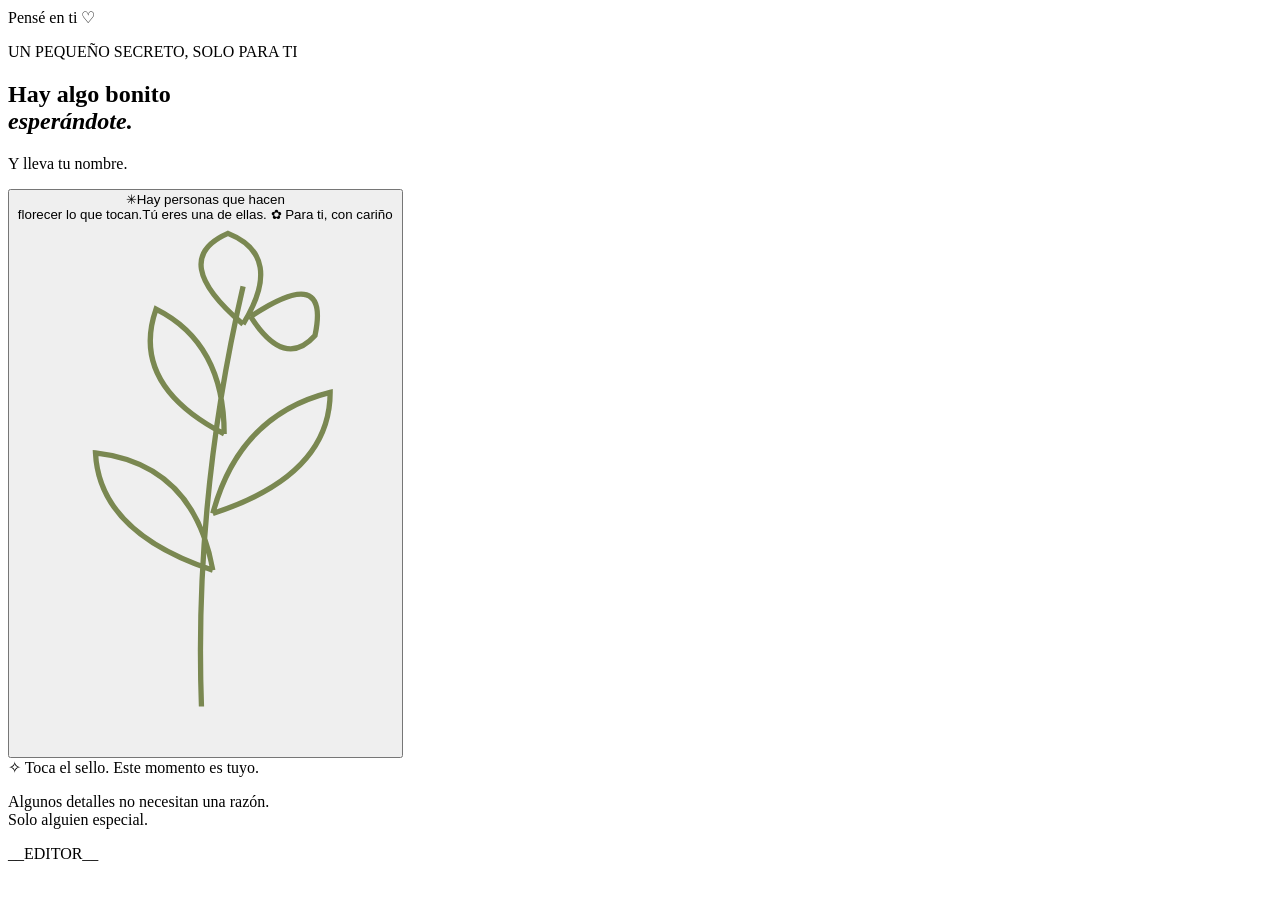
<file: src/gift.html>
<!DOCTYPE html>
<html lang="es">
<head>
<meta charset="utf-8"><meta name="viewport" content="width=device-width,initial-scale=1"><meta name="theme-color" content="#f8f4e9">
<meta name="description" content="Un ramo de flores amarillas que guarda palabras para ti.">
<title>Un jardín solo para ti</title>
<style>__STYLE__</style>
</head>
<body>
<noscript><p class="no-js">Este regalo necesita JavaScript para abrir su carta y sus flores. Ábrelo en tu navegador.</p></noscript>
<header class="brand-bar"><span class="personal-note">Pensé en ti <span aria-hidden="true">♡</span></span></header>
<main>
  <section id="welcome" class="welcome" aria-labelledby="welcomeTitle">
    <div class="intro-copy"><p class="eyebrow">UN PEQUEÑO SECRETO, SOLO PARA TI</p><h1 id="welcomeTitle">Hay algo bonito<br><em>esperándote.</em></h1><p id="welcomeName" class="welcome-name">Y lleva tu nombre.</p></div>
    <div class="envelope-scene" id="envelopeScene">
      <div class="envelope-shadow"></div>
      <button class="envelope" id="openEnvelope" aria-label="Romper el sello y abrir la carta">
        <span class="envelope-back"></span>
        <span class="envelope-letter"><span class="letter-sprig" aria-hidden="true">✳</span><span class="letter-teaser">Hay personas que hacen<br>florecer lo que tocan.</span><span class="letter-teaser-sign">Tú eres una de ellas.</span></span>
        <span class="envelope-front"></span><span class="envelope-fold-left"></span><span class="envelope-fold-right"></span>
        <span class="envelope-flap"></span><span class="wax-seal"><span aria-hidden="true">✿</span></span>
        <span class="envelope-to" id="envelopeTo">Para ti, con cariño</span>
        <svg class="envelope-sprig" viewBox="0 0 100 140" aria-hidden="true"><g fill="none" stroke="#7a8851" stroke-width="1.4"><path d="M49 128Q47 73 60 17M52 92Q22 82 21 61Q47 64 52 92M52 77Q83 67 83 45Q59 51 52 77M55 56Q30 43 37 23Q55 32 55 56"/><path d="M60 27Q40 10 56 3Q71 9 60 27M62 25Q83 11 79 30Q71 39 62 25"/></g></svg>
      </button>
    </div>
    <div class="envelope-instruction" id="envelopeInstruction"><span class="tiny-star">✧</span> Toca el sello. Este momento es tuyo.</div>
    <button class="primary reveal-button" id="revealGarden" hidden>Descubrir mi ramo <span aria-hidden="true">↗</span></button>
    <p class="welcome-foot">Algunos detalles no necesitan una razón.<br>Solo alguien especial.</p>
  </section>
  <section id="garden" class="garden" hidden aria-labelledby="gardenTitle">
    <div class="garden-heading"><div><p class="eyebrow" id="gardenFor">UN JARDÍN SOLO PARA TI</p><h1 id="gardenTitle">Un poquito de sol.<br><em>Mucho cariño.</em></h1></div><p class="garden-subtitle">Ocho flores. Ocho cosas bonitas.<br>Y todas tienen algo que decirte.</p></div>
    <div class="garden-layout">
      <section class="bouquet-panel" aria-label="Tu ramo interactivo">
        <div class="scene-aura"></div><span class="scene-spark spark-a" aria-hidden="true">✧</span><span class="scene-spark spark-b" aria-hidden="true">✧</span>
        <div id="scene" class="scene"><canvas id="bouquetCanvas" tabindex="0" aria-label="Ramo en tres dimensiones. Arrastra para girar. Toca una flor para abrirla. Usa las flechas del teclado para girar y Enter para descubrir una flor."></canvas><div id="sceneFallback" class="scene-fallback" hidden><span aria-hidden="true">🌻 🌷 🌼</span><p>Tu ramo guarda ocho mensajes.<br>Abre cada flor con los botones de abajo.</p></div></div>
        <div class="scene-controls"><button id="rotateLeft" aria-label="Girar ramo a la izquierda">↶</button><span id="sceneHint">Arrastra para girar · toca una flor</span><button id="rotateRight" aria-label="Girar ramo a la derecha">↷</button><button id="resetView" aria-label="Volver a la vista inicial">⟲</button></div>
        <div class="flower-picker" id="flowerPicker" aria-label="Abrir las flores del ramo"></div>
        <p class="picker-caption" id="progressText" aria-live="polite">Cada flor es una pequeña sorpresa.</p>
      </section>
      <aside class="message-column">
        <article class="message-card" id="messageCard"><div class="card-corner" aria-hidden="true">✧</div><p class="card-category" id="cardCategory">ANTES DE QUE ABRAS LAS FLORES…</p><h2 id="cardTitle" tabindex="-1">Qué bonito que existas.</h2><p class="card-message" id="cardMessage"></p><p class="card-signature" id="cardSignature"></p><div class="card-bottom"><span class="mini-flower" id="cardIcon" aria-hidden="true">✿</span><span id="cardFoot">Un ramo que no se marchita.</span></div></article>
        <button class="letter-link" id="readLetter">↗ Volver a mi dedicatoria</button>
        <div id="completion" class="completion" hidden><span aria-hidden="true">♡</span><p>Las encontraste todas.<br><strong>Ahora lleva contigo todo este cariño.</strong></p></div>
      </aside>
    </div>
    <footer class="garden-footer"><span>Las flores se quedan aquí. El cariño va contigo.</span><button id="replayGift">Volver a abrir mi regalo ↗</button></footer>
  </section>
</main>
<div id="petals" class="petal-layer" aria-hidden="true"></div>
<script type="application/json" id="giftConfig">__GIFT_DATA__</script>
<script id="three-engine">__THREE__</script>
<script id="gift-runtime">__RUNTIME__</script>
__EDITOR__
</body>
</html>
</file>
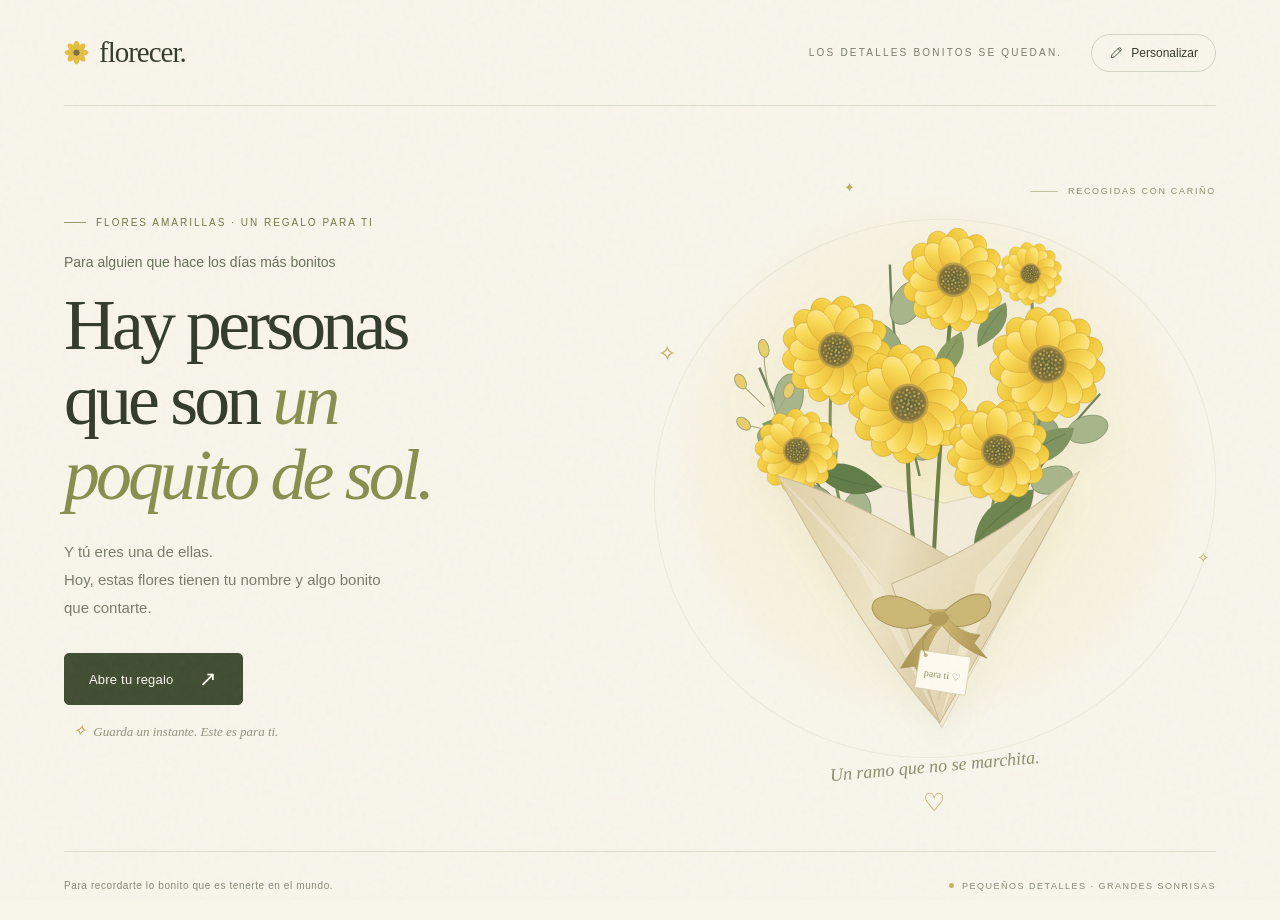
<file: src/version-1.html>
<!DOCTYPE html>
<html lang="es">
<head>
  <meta charset="UTF-8">
  <meta name="viewport" content="width=device-width, initial-scale=1">
  <meta name="theme-color" content="#f8f5eb">
  <meta name="description" content="Un pequeño regalo de flores amarillas, con palabras bonitas solo para ti.">
  <title>Unas flores para ti · florecer</title>
  <style>
    :root{--paper:#f8f5eb;--ink:#343b2c;--muted:#7a7c6b;--green:#414e32;--yellow:#f4cb49;--line:#dedfce;--serif:Georgia,'Times New Roman',serif}
    *{box-sizing:border-box}body{margin:0;background:var(--paper);color:var(--ink);font-family:'Segoe UI',Arial,sans-serif;-webkit-font-smoothing:antialiased}button,input,textarea{font:inherit}button,a{-webkit-tap-highlight-color:transparent}button{cursor:pointer}button:focus-visible,a:focus-visible,[tabindex]:focus-visible{outline:3px solid #ae7518;outline-offset:6px}button{color:inherit}button:disabled{cursor:wait}::selection{background:#f7dd8b} [hidden]{display:none!important}
    body::before{content:"";position:fixed;inset:0;pointer-events:none;opacity:.16;z-index:10;background-image:url("data:image/svg+xml,%3Csvg viewBox='0 0 180 180' xmlns='http://www.w3.org/2000/svg'%3E%3Cfilter id='n'%3E%3CfeTurbulence type='fractalNoise' baseFrequency='.85' numOctaves='3' stitchTiles='stitch'/%3E%3C/filter%3E%3Cpath fill='%23817553' opacity='.22' filter='url(%23n)' d='M0 0h180v180H0z'/%3E%3C/svg%3E")}
    .page{max-width:1320px;margin:auto;padding:0 64px}header{height:106px;display:flex;align-items:center;justify-content:space-between;border-bottom:1px solid var(--line)}.brand{display:flex;gap:10px;align-items:center;font-family:var(--serif);font-size:29px;letter-spacing:-1px}.brand-flower{width:25px;height:25px}.top-right{display:flex;align-items:center;gap:29px}.tiny{font-size:10px;letter-spacing:2.2px;text-transform:uppercase}.top-note{color:var(--muted)}.edit-button{background:none;border:1px solid #d3d6c4;border-radius:30px;padding:11px 17px;font-size:12px;display:flex;gap:8px;align-items:center}.edit-button:hover{background:#eeeedd}.edit-button svg{width:14px;height:14px}
    main{min-height:calc(100svh - 175px);display:grid;grid-template-columns:1fr 1fr;align-items:center;gap:25px;padding:40px 0 34px;position:relative}.copy{padding:15px 0 20px;position:relative;z-index:2}.eyebrow{display:flex;gap:10px;align-items:center;color:#737747;font-size:10px;letter-spacing:2px;text-transform:uppercase;margin:0 0 26px}.eyebrow::before{content:"";width:22px;height:1px;background:#969b6d}.recipient{font-size:14px;margin:0 0 18px;color:#697059;overflow-wrap:anywhere}h1{font-family:var(--serif);font-size:clamp(49px,5.6vw,77px);font-weight:400;line-height:1.045;letter-spacing:-3.8px;margin:0 0 25px;max-width:560px}h1 em{font-weight:400;color:#888f4d}.intro{font-size:15px;line-height:1.85;max-width:345px;color:#7a7c6b;margin:0 0 32px}.primary{display:inline-flex;align-items:center;justify-content:center;gap:26px;padding:17px 24px;border:1px solid var(--green);background:var(--green);color:#fffdf4;border-radius:5px;font-size:13px;letter-spacing:.2px;transition:background .2s,transform .2s;min-height:50px}.primary:hover{background:#566443;transform:translateY(-2px)}.arrow{font-size:21px;line-height:16px}.under-button{font-family:var(--serif);font-style:italic;font-size:13px;color:#92917c;margin:16px 0 0 9px}.intro-flower{font-size:16px;color:#b89531;margin-right:4px}
    .art{position:relative;align-self:center;min-width:0;width:100%;isolation:isolate}.halo{position:absolute;width:94%;aspect-ratio:1;border-radius:50%;top:7%;left:3%;background:radial-gradient(ellipse,#f5e9ac88, #f5eabe33 62%,transparent 72%);z-index:-1}.orbit{position:absolute;inset:11% 0 9%;border:1px solid #dbdac16e;border-radius:50%;transform:rotate(-16deg);z-index:-1}.art-caption{position:absolute;top:6%;right:0;color:#8b8e6e;display:flex;align-items:center;gap:10px;font-size:9px;letter-spacing:1.7px;text-transform:uppercase}.art-caption::before{content:"";width:28px;height:1px;background:#bfc2a1}.bouquet{display:block;width:100%;height:auto;overflow:visible;filter:drop-shadow(0 18px 14px #8278380c)}.bouquet-group{transform-origin:280px 510px;animation:sway 7s ease-in-out infinite}.flower{cursor:pointer;outline:none}.flower .bloom{transition:filter .2s}.flower:hover .bloom,.flower:focus-visible .bloom{filter:drop-shadow(0 0 7px #fff9cf)}.flower:focus-visible .focus-ring{opacity:1}.focus-ring{fill:none;stroke:#657047;stroke-width:2;stroke-dasharray:3 5;opacity:0}.art-bottom{text-align:center;position:relative;margin-top:-9px}.handwritten{font-family:var(--serif);font-style:italic;font-size:18px;color:#8b8e6e;transform:rotate(-5deg);margin:0}.little-heart{color:#b99d50;font-family:var(--serif);font-size:25px;margin:11px 0 0}.flower-hint{font-size:11px;color:#737858;letter-spacing:.4px;line-height:1.7;margin:9px 0 0}.spark{position:absolute;color:#bcab59;font-size:22px;animation:twinkle 4s ease-in-out infinite;pointer-events:none}.spark.one{top:29%;left:1%}.spark.two{top:60%;right:1%;font-size:15px;animation-delay:1.3s}.spark.three{top:5%;left:34%;font-size:13px;animation-delay:2s}
    footer{border-top:1px solid var(--line);min-height:69px;display:flex;align-items:center;justify-content:space-between;gap:15px;color:#868975;font-size:10px;letter-spacing:.6px}.footer-right{display:flex;gap:8px;align-items:center}.footer-dot{width:5px;height:5px;border-radius:50%;background:#cbb35c}.footer-date{letter-spacing:1.5px;text-transform:uppercase;font-size:9px}
    .letter{animation:arrive .8s both}.letter .eyebrow{margin-bottom:20px}.letter h1{font-size:clamp(38px,4.5vw,61px);letter-spacing:-2.7px;margin-bottom:21px}.letter-paper{position:relative;background:#fffdf5;border:1px solid #e6e2cc;padding:26px 30px 25px;box-shadow:0 8px 25px #66612306;transform:rotate(-1deg);max-width:475px}.letter-paper::before{content:"";width:73px;height:21px;position:absolute;background:#e9dfb594;top:-10px;left:calc(50% - 36px);transform:rotate(4deg)}.dear{font:italic 21px var(--serif);margin:0 0 15px;overflow-wrap:anywhere}.message{font-family:var(--serif);font-size:17px;line-height:1.75;white-space:pre-wrap;overflow-wrap:anywhere;margin:0;color:#61664f}.signature{font:italic 20px var(--serif);margin:21px 0 0;color:#868b53;overflow-wrap:anywhere}.letter-actions{display:flex;gap:20px;align-items:center;margin-top:23px;flex-wrap:wrap}.text-button{border:0;border-bottom:1px solid #aeb39a;padding:6px 0;background:transparent;font-size:11px;color:#737b60}.collected{font-size:10px;color:#93957b}.opened main{align-items:center}.opened .art .halo{background:radial-gradient(ellipse,#f7e498a0,#f5eabe33 62%,transparent 72%)}
    .note-toast{position:fixed;bottom:30px;left:50%;transform:translateX(-50%);width:min(420px,calc(100% - 32px));background:#fffdf4;box-shadow:0 8px 50px #30361e26;border:1px solid #e4dfc5;border-radius:9px;padding:23px 48px 23px 25px;z-index:15;animation:toast-in .35s both}.note-toast p{margin:0;font:italic 21px/1.45 var(--serif);color:#5f6943}.note-toast small{display:block;font-size:9px;letter-spacing:2px;text-transform:uppercase;color:#a18d40;margin-bottom:10px}.close-note{position:absolute;right:12px;top:12px;border:0;background:transparent;font-size:22px;color:#8b8d76;width:30px;height:30px}
    .petal{position:fixed;top:-30px;left:var(--x);width:var(--s);height:calc(var(--s)*1.7);border-radius:70% 15% 65% 25%;background:var(--c);pointer-events:none;z-index:12;animation:fall var(--t) var(--d) linear forwards}.petal-layer{pointer-events:none;position:fixed;inset:0;overflow:hidden;z-index:12}
    dialog{border:1px solid #dedfc9;border-radius:12px;background:var(--paper);color:var(--ink);padding:0;width:min(540px,calc(100% - 30px));max-height:90svh;box-shadow:0 30px 120px #25301e33}dialog::backdrop{background:#303b295e;backdrop-filter:blur(6px)}.dialog-inner{padding:31px}.dialog-header{display:flex;align-items:center;justify-content:space-between;gap:15px}.dialog-header h2{font:normal 30px var(--serif);letter-spacing:-1px;margin:0}.close-dialog{border:0;background:transparent;width:32px;height:32px;font-size:25px}.dialog-description{font-size:12px;color:#7a8069;line-height:1.7;margin:10px 0 21px}.field{display:block;margin:16px 0;font-size:11px;color:#6e755d}.field span{display:block;margin-bottom:8px}.field input,.field textarea{width:100%;border:1px solid #d8dcc9;border-radius:5px;padding:11px 12px;color:#454d36;background:#fffef8;font-size:14px;line-height:1.6;outline:none}.field input:focus,.field textarea:focus{border-color:#909e65;box-shadow:0 0 0 3px #bcc79626}.field textarea{min-height:145px;resize:vertical}.field-row{display:grid;grid-template-columns:1fr 1fr;gap:15px}.dialog-actions{display:flex;flex-wrap:wrap;gap:9px;margin-top:23px}.dialog-actions .primary{gap:10px;flex:1;padding:12px 15px;font-size:12px}.secondary{background:transparent;border:1px solid #bec6a8;border-radius:5px;padding:12px 14px;font-size:12px}.secondary:hover{background:#eeeedd}.share-explanation{font-size:11px;line-height:1.7;color:#858b73;margin:17px 0 0}.form-status{font-size:12px;line-height:1.6;color:#586839;margin:12px 0 0;min-height:19px}.url-field{width:100%;padding:9px;margin-top:10px;border:1px solid #d2d7be;background:#fffdf6;border-radius:4px;font-size:11px}.noscript{padding:18px;text-align:center;background:#f7e49d;font-size:14px}
    @keyframes sway{0%,100%{transform:rotate(-1deg)}50%{transform:rotate(1deg)}}@keyframes twinkle{0%,100%{opacity:.3;transform:scale(.8)}50%{opacity:.85;transform:scale(1.1)}}@keyframes arrive{from{opacity:0;transform:translateY(15px)}to{opacity:1;transform:translateY(0)}}@keyframes toast-in{from{opacity:0;transform:translate(-50%,15px)}to{opacity:1;transform:translate(-50%,0)}}@keyframes fall{0%{transform:translate3d(0,-20px,0) rotate(0);opacity:0}10%{opacity:.85}90%{opacity:.8}100%{transform:translate3d(var(--drift),110vh,0) rotate(680deg);opacity:0}}
    body,.page{overflow-x:clip}.art:hover .bouquet-group,.art:focus-within .bouquet-group{animation-play-state:paused}
    @media(min-width:1500px){main{min-height:730px}}
    @media(max-width:1000px){.page{padding:0 35px}.top-note{display:none}main{gap:10px}h1{letter-spacing:-2.7px}.art-caption{font-size:8px}.letter-paper{padding:24px}.message{font-size:16px}}
    @media(max-width:700px){.page{padding:0 25px}header{height:81px}.brand{font-size:26px}.edit-button{padding:9px 12px;font-size:11px}main{display:flex;flex-direction:column;gap:0;padding:36px 0 29px;min-height:0}.copy{width:100%;text-align:center;padding:0}.eyebrow{justify-content:center;font-size:8px;letter-spacing:1.7px;margin-bottom:20px}.recipient{font-size:12px;margin-bottom:15px}h1{font-size:56px;letter-spacing:-3px;max-width:400px;margin:0 auto 20px}.intro{font-size:13px;max-width:280px;margin:0 auto 23px;line-height:1.8}.primary{padding:14px 22px;min-height:48px}.under-button{font-size:12px;margin:13px 0 0}.art{max-width:430px;margin-top:18px}.art-caption{top:7%;right:4%;font-size:8px;letter-spacing:1.4px}.bouquet{margin-top:-8px}.art-bottom{margin-top:-25px}.handwritten{font-size:17px}.little-heart{margin:8px 0 0;font-size:21px}footer{padding:20px 0;min-height:75px;flex-direction:column;gap:11px;text-align:center;font-size:9px}.footer-date{font-size:8px}.letter h1{font-size:44px;letter-spacing:-2px;max-width:340px;margin:0 auto 27px}.letter-paper{text-align:left;max-width:460px;margin:auto;padding:26px}.letter-actions{justify-content:center;gap:15px}.opened .art{margin-top:25px}.dialog-inner{padding:23px}.dialog-header h2{font-size:27px}.field-row{gap:12px}.dialog-actions .primary{flex-basis:100%}.dialog-actions .secondary{flex:1}.note-toast{bottom:17px}.message{font-size:16px}}
    @media(max-width:360px){.page{padding:0 19px}h1{font-size:49px}.field-row{grid-template-columns:1fr;gap:0}.field-row .field{margin:10px 0}}
    @media(prefers-reduced-motion:reduce){*,*::before,*::after{animation:none!important;transition:none!important;scroll-behavior:auto!important}.petal{display:none}}
  </style>
</head>
<body>
  <noscript><div class="noscript">Activa JavaScript para abrir tu carta y descubrir los mensajes de las flores.</div></noscript>
  <div class="page">
    <header>
      <div class="brand"><svg class="brand-flower" viewBox="0 0 40 40" aria-hidden="true"><g fill="#e4bd43"><ellipse cx="20" cy="11" rx="5" ry="10"/><ellipse cx="20" cy="29" rx="5" ry="10"/><ellipse cx="11" cy="20" rx="10" ry="5"/><ellipse cx="29" cy="20" rx="10" ry="5"/><ellipse cx="20" cy="11" rx="5" ry="10" transform="rotate(45 20 20)"/><ellipse cx="20" cy="29" rx="5" ry="10" transform="rotate(45 20 20)"/><ellipse cx="11" cy="20" rx="10" ry="5" transform="rotate(45 20 20)"/><ellipse cx="29" cy="20" rx="10" ry="5" transform="rotate(45 20 20)"/></g><circle cx="20" cy="20" r="5" fill="#7c7140"/></svg>florecer.</div>
      <div class="top-right"><span class="tiny top-note">Los detalles bonitos se quedan.</span><button class="edit-button" id="editButton" aria-haspopup="dialog"><svg viewBox="0 0 24 24" fill="none" stroke="currentColor" stroke-width="1.5" aria-hidden="true"><path d="m15 4 5 5M4 20l5-1L20 8a2.8 2.8 0 0 0-4-4L5 15Z"/></svg>Personalizar</button></div>
    </header>
    <main>
      <section class="copy" aria-label="Tu regalo">
        <div id="invitation">
          <p class="eyebrow">Flores amarillas · un regalo para ti</p>
          <p class="recipient" id="recipient">Para alguien que hace los días más bonitos</p>
          <h1>Hay personas<br>que son <em>un<br>poquito de sol.</em></h1>
          <p class="intro">Y tú eres una de ellas.<br>Hoy, estas flores tienen tu nombre y algo bonito que contarte.</p>
          <button class="primary" id="openGift">Abre tu regalo <span class="arrow" aria-hidden="true">↗</span></button>
          <p class="under-button"><span class="intro-flower" aria-hidden="true">✧</span> Guarda un instante. Este es para ti.</p>
        </div>
        <div id="letter" class="letter" hidden>
          <p class="eyebrow">Hay cosas que mereces saber</p>
          <h1>Qué bonito que<br><em>existas.</em></h1>
          <div class="letter-paper">
            <h2 class="dear" id="dear" tabindex="-1">Para ti,</h2>
            <p class="message" id="message"></p>
            <p class="signature" id="signature"></p>
          </div>
          <div class="letter-actions"><button class="text-button" id="morePetals">Un poquito más de magia ✧</button><span class="collected" id="collected">0 de 7 pequeños mensajes descubiertos</span></div>
        </div>
      </section>
      <section class="art" aria-label="Un ramo de flores amarillas para ti">
        <div class="halo"></div><div class="orbit"></div>
        <span class="art-caption">Recogidas con cariño</span>
        <span class="spark one" aria-hidden="true">✧</span><span class="spark two" aria-hidden="true">✧</span><span class="spark three" aria-hidden="true">✦</span>
        <svg class="bouquet" id="bouquet" viewBox="0 0 560 615" role="group" aria-label="Ramo interactivo: siete flores, siete mensajes"></svg>
        <div class="art-bottom"><p class="handwritten" id="artCaption">Un ramo que no se marchita.</p><p class="little-heart" aria-hidden="true">♡</p><p class="flower-hint" id="flowerHint" hidden>Toca las flores. Cada una guarda algo para ti.</p></div>
      </section>
    </main>
    <footer><span>Para recordarte lo bonito que es tenerte en el mundo.</span><span class="footer-right"><i class="footer-dot"></i><span class="footer-date">Pequeños detalles · grandes sonrisas</span></span></footer>
  </div>
  <div class="petal-layer" id="petals" aria-hidden="true"></div>
  <aside class="note-toast" id="noteToast" hidden aria-label="Mensaje de una flor"><small>Una flor, un recordatorio</small><p id="flowerNote" role="status"></p><button class="close-note" id="closeNote" aria-label="Cerrar mensaje">×</button></aside>
  <dialog id="customDialog" aria-labelledby="dialogTitle">
    <div class="dialog-inner">
      <div class="dialog-header"><h2 id="dialogTitle">Hazlo suyo.</h2><button class="close-dialog" id="closeDialog" aria-label="Cerrar personalización" type="button">×</button></div>
      <p class="dialog-description">Ponle su nombre, escribe lo que sientes y regálale un pequeño momento bonito.</p>
      <form id="customForm">
        <div class="field-row"><label class="field"><span>¿Para quién es?</span><input id="nameInput" name="nombre" placeholder="Ej. Valentina" maxlength="50" autocomplete="off"></label><label class="field"><span>Tu firma</span><input id="fromInput" name="firma" placeholder="Ej. Con cariño, Daniel" maxlength="80" autocomplete="off"></label></div>
        <label class="field"><span>Tu dedicatoria</span><textarea id="messageInput" name="mensaje" maxlength="1600" placeholder="Hay algo que quiero que sepas…"></textarea></label>
        <div class="dialog-actions"><button class="primary" type="submit">Ver mi regalo <span aria-hidden="true">↗</span></button><button class="secondary" type="button" id="downloadButton">Descargar HTML</button><button class="secondary" type="button" id="shareButton">Copiar enlace</button></div>
        <p class="share-explanation" id="shareExplanation">Descarga el HTML y envíaselo: el regalo funciona sin internet. Si lo publicas en GitHub Pages, también puedes compartir un enlace personalizado.</p>
        <p class="form-status" id="formStatus" role="status"></p>
        <input class="url-field" id="shareFallback" readonly aria-label="Enlace personalizado para copiar" hidden>
      </form>
    </div>
  </dialog>
  <script id="giftConfig" type="application/json">{"name":"","from":"Con mucho cariño, para ti ♡","message":"Te regalo estas flores amarillas para recordarte algo sencillo: el mundo es un lugar más bonito contigo en él.\n\nOjalá la vida te devuelva, en momentos felices, toda la luz que compartes. Que te sobren las sonrisas, los abrazos sinceros y las razones para ilusionarte.\n\nHoy, este pequeño jardín es solo tuyo."}</script>
  <script>
    (() => {
      'use strict';
      const $ = id => document.getElementById(id);
      const defaults = JSON.parse($('giftConfig').textContent);
      const params = new URLSearchParams(location.hash.slice(1));
      let config = { name:(params.get('nombre') ?? defaults.name).slice(0,50), from:(params.get('de') ?? defaults.from).slice(0,80), message:(params.get('mensaje') ?? defaults.message).slice(0,1600) };
      let opened = false;
      const discovered = new Set();
      const notes = ['Tu forma de ser hace más bonitos los días.','Ojalá hoy te pase algo que te haga sonreír sin darte cuenta.','También mereces todo el cariño que das.','Que nunca te falten sueños nuevos ni ganas de cumplirlos.','Hay una luz en ti que nadie más tiene.','Florece a tu ritmo. Lo bonito también toma tiempo.','Estas flores son un abrazo que puedes volver a abrir.'];
      const flowerPositions = [{x:182,y:203,s:1,r:-16},{x:299,y:133,s:.95,r:8},{x:392,y:217,s:1.06,r:18},{x:254,y:256,s:1.1,r:-7},{x:343,y:303,s:.94,r:15},{x:143,y:303,s:.77,r:-27},{x:375,y:127,s:.58,r:23}];
      function leaf(x,y,scale,rotation,color='#7f9460') { return `<g transform="translate(${x} ${y}) rotate(${rotation}) scale(${scale})"><path d="M0 0 Q-39-16-31-66 Q8-53 0 0" fill="${color}"/><path d="M0 0 Q-17-25-26-56" fill="none" stroke="#455f3e" stroke-width="1" opacity=".4"/></g>`; }
      function branch(x,y,rotation,scale=1) {
        let html=`<g transform="translate(${x} ${y}) rotate(${rotation}) scale(${scale})"><path d="M0 0 Q-8-94 3-174" stroke="#71815a" stroke-width="2" fill="none"/>`;
        for(let i=0;i<5;i++) { let yy=-29-i*28; html+=`<ellipse cx="${i%2?-13:12}" cy="${yy}" rx="12" ry="19" transform="rotate(${i%2?-37:38} ${i%2?-13:12} ${yy})" fill="${i%2?'#9caa80':'#a8b58b'}" stroke="#647b53" stroke-width=".5"/>`; }
        return html+'</g>';
      }
      function flower(p,i) {
        let petals='';
        for(let layer=0;layer<2;layer++) for(let j=0;j<13;j++) { const rotation=j*360/13+layer*13.8; petals+=`<path d="M-6-9 C-21-27-16-54-3-54 C11-56 17-28 6-9Z" transform="rotate(${rotation}) scale(${layer?.85:1})" fill="url(#${layer?'petalFront':'petalBack'})" stroke="#c49b2a" stroke-width=".45"/>`; }
        let seeds=''; for(let j=0;j<45;j++){let a=j*2.39996,r=2.05*Math.sqrt(j);seeds+=`<circle cx="${Math.cos(a)*r}" cy="${Math.sin(a)*r}" r="1.15" fill="${j%3?'#b39843':'#e0bd60'}" opacity=".8"/>`;}
        return `<g class="flower" role="button" tabindex="0" aria-label="Flor ${i+1}: descubrir un mensaje" data-flower="${i}" transform="translate(${p.x} ${p.y}) rotate(${p.r}) scale(${p.s})"><title>Una flor, un mensaje para ti</title><circle class="focus-ring" r="63"/><g class="bloom">${petals}<circle r="17" fill="url(#center)" stroke="#bea147" stroke-width="2"/>${seeds}</g></g>`;
      }
      function drawBouquet() {
        let html=`<defs><linearGradient id="petalBack" x1="0" y1="1" x2=".7" y2="0" gradientUnits="objectBoundingBox"><stop stop-color="#d5a21c"/><stop offset=".55" stop-color="#edc22e"/><stop offset="1" stop-color="#f9d854"/></linearGradient><linearGradient id="petalFront" x1="0" y1="1" x2=".6" y2="0"><stop stop-color="#e6b02c"/><stop offset=".7" stop-color="#f9d954"/><stop offset="1" stop-color="#ffe78a"/></linearGradient><radialGradient id="center"><stop stop-color="#59603a"/><stop offset=".8" stop-color="#7d703b"/><stop offset="1" stop-color="#b08b3b"/></radialGradient><linearGradient id="paperLeft" x1="0" x2="1" y1=".4" y2=".6"><stop stop-color="#e1d3ac"/><stop offset=".48" stop-color="#eee3c5"/><stop offset="1" stop-color="#cdbc91"/></linearGradient><linearGradient id="paperRight" x1="0" x2="1" y1="0" y2="1"><stop stop-color="#f3eacf"/><stop offset="1" stop-color="#d9c89e"/></linearGradient><linearGradient id="ribbon" x1="0" x2="1"><stop stop-color="#a79352"/><stop offset=".5" stop-color="#cbb56f"/><stop offset="1" stop-color="#aa9351"/></linearGradient></defs><g class="bouquet-group"><path d="M124 306 287 578 422 325 289 355Z" fill="#f4ecda" stroke="#dfd3b9" stroke-width="1"/>`;
        html+=branch(207,403,-30,1.2)+branch(332,401,35,1.1)+branch(265,328,-9,1.22)+branch(344,330,20,.8);
        flowerPositions.forEach((p,i)=>{html+=`<path d="M${p.x} ${p.y} Q${p.x-30+i*8} 370 ${272+i*3} 538" fill="none" stroke="${i%2?'#6c8047':'#829152'}" stroke-width="${i%2?4:3}"/>`;});
        html+=leaf(226,395,1.3,-36)+leaf(319,395,1.1,73,'#6e854f')+leaf(228,339,.95,-52,'#617c48')+leaf(360,317,.95,83)+leaf(164,293,.8,-48,'#839659')+leaf(281,235,.78,52,'#8a9c62')+leaf(323,200,.72,57)+leaf(209,243,.6,-20)+leaf(376,225,.7,67);
        html+=`<g fill="#e9cf6c" stroke="#a2a376" stroke-width="1"><path d="M147 342Q111 253 110 203M111 259 88 237M118 283 91 277M117 276 134 246" fill="none"/><ellipse cx="110" cy="201" rx="5" ry="9" transform="rotate(-12 110 201)"/><ellipse cx="87" cy="234" rx="5" ry="8" transform="rotate(-30 87 234)"/><ellipse cx="90" cy="276" rx="5" ry="8" transform="rotate(-50 90 276)"/><ellipse cx="135" cy="243" rx="5" ry="8" transform="rotate(20 135 243)"/></g>`;
        flowerPositions.forEach((p,i)=>{ html+=flower(p,i); });
        html+=`<path d="M124 328 Q196 347 331 431 L285 573 Q223 508 124 328Z" fill="url(#paperLeft)" stroke="#cbbc97" stroke-width="1"/><path d="M124 328 201 413 285 573 222 425Z" fill="#f6edda" opacity=".55"/><path d="M424 323 Q376 415 285 573 L237 435 Q339 394 424 323Z" fill="url(#paperRight)" stroke="#c6b995" stroke-width="1"/><path d="M424 323 Q342 409 285 573 L323 426Z" fill="#f9f0d8" opacity=".6"/><path d="m159 350 67 86M396 356l-62 87M296 484l-12 67" stroke="#b5a276" stroke-width=".7" opacity=".4"/><path d="M232 452 Q278 469 333 452 L328 463 Q281 482 237 463Z" fill="url(#ribbon)"/><path d="M282 469 C237 430 202 451 225 471 Q249 487 281 472 C316 430 348 445 331 467 Q309 485 282 472" fill="#cbb774" stroke="#a79558" stroke-width="1"/><path d="M280 474 Q261 493 246 519 L260 517 267 530 Q271 492 289 474M286 475 Q305 500 332 509 L319 494 325 486 Q304 484 293 469" fill="url(#ribbon)" stroke="#aa975b" stroke-width=".7"/><ellipse cx="284" cy="470" rx="10" ry="7" transform="rotate(-10 284 470)" fill="#b39d5b"/><path d="M266 501 316 508 310 546 260 538Z" fill="#fffaf0" stroke="#d8ceac" stroke-width=".8"/><circle cx="271" cy="506" r="2" fill="#c8bb92"/><path d="M280 478q-18 11-9 28" fill="none" stroke="#aa935a" stroke-width="1"/><text x="287" y="529" font-family="Georgia,serif" font-size="10" text-anchor="middle" fill="#919369" transform="rotate(8 287 529)">para ti ♡</text></g>`;
        $('bouquet').innerHTML=html;
        document.querySelectorAll('[data-flower]').forEach(el=>{
          const reveal=()=>{openGift(false);showNote(Number(el.dataset.flower));};
          el.addEventListener('click',reveal);
          el.addEventListener('keydown',e=>{if(e.key==='Enter'||e.key===' '){e.preventDefault();reveal();}});
        });
      }
      function applyConfig() {
        $('recipient').textContent=config.name ? `Para ${config.name}, que hace los días más bonitos` : 'Para alguien que hace los días más bonitos';
        $('dear').textContent=config.name ? `Para ti, ${config.name}:` : 'Para ti,';
        $('message').textContent=config.message || defaults.message;
        $('signature').textContent=config.from || defaults.from;
        document.title=config.name ? `Flores para ${config.name} · florecer` : 'Unas flores para ti · florecer';
      }
      function resetGift() {
        opened=false;discovered.clear();document.body.classList.remove('opened');$('invitation').hidden=false;$('letter').hidden=true;$('flowerHint').hidden=true;$('noteToast').hidden=true;$('artCaption').textContent='Un ramo que no se marchita.';$('collected').textContent='0 de 7 pequeños mensajes descubiertos';$('petals').replaceChildren();
      }
      function rainPetals() {
        if(matchMedia('(prefers-reduced-motion: reduce)').matches)return;
        $('petals').replaceChildren();
        for(let i=0;i<32;i++) {const p=document.createElement('i');p.className='petal';p.style.cssText=`--x:${Math.random()*100}%;--s:${6+Math.random()*8}px;--c:${['#edc84c','#f7dc78','#dec165'][i%3]};--t:${4+Math.random()*3}s;--d:${Math.random()*1.4}s;--drift:${Math.random()*180-90}px`;p.addEventListener('animationend',()=>p.remove(),{once:true});$('petals').append(p);}
      }
      function openGift(focus=true) {
        if(opened)return;
        opened=true;$('invitation').hidden=true;$('letter').hidden=false;$('flowerHint').hidden=false;document.body.classList.add('opened');$('artCaption').textContent='Siete flores. Siete cosas bonitas.';rainPetals();if(focus)$('dear').focus({preventScroll:true});
      }
      function showNote(i) {
        discovered.add(i);$('flowerNote').textContent=notes[i];$('noteToast').hidden=false;$('collected').textContent=`${discovered.size} de 7 pequeños mensajes descubiertos`;
        if(discovered.size===7)$('collected').textContent='Los encontraste todos. Son tuyos ♡';
      }
      function readForm() {config={name:$('nameInput').value.trim(),from:$('fromInput').value.trim()||defaults.from,message:$('messageInput').value.trim()||defaults.message};applyConfig();}
      function clearStatus() {$('formStatus').textContent='';$('shareFallback').hidden=true;}
      $('openGift').addEventListener('click',()=>openGift());
      $('morePetals').addEventListener('click',()=>{rainPetals();const unseen=notes.map((_,i)=>i).filter(i=>!discovered.has(i));showNote(unseen.length?unseen[0]:Math.floor(Math.random()*notes.length));});
      $('closeNote').addEventListener('click',()=>{$('noteToast').hidden=true;});
      document.addEventListener('keydown',e=>{if(e.key==='Escape')$('noteToast').hidden=true;});
      $('editButton').addEventListener('click',()=>{$('nameInput').value=config.name;$('fromInput').value=config.from;$('messageInput').value=config.message;clearStatus();$('customDialog').showModal();});
      $('closeDialog').addEventListener('click',()=>$('customDialog').close());
      $('customForm').addEventListener('input',clearStatus);
      $('customForm').addEventListener('submit',e=>{e.preventDefault();readForm();resetGift();$('customDialog').close();$('openGift').focus({preventScroll:true});});
      window.addEventListener('hashchange',()=>{
        const next=new URLSearchParams(location.hash.slice(1));
        config={name:(next.get('nombre')??defaults.name).slice(0,50),from:(next.get('de')??defaults.from).slice(0,80),message:(next.get('mensaje')??defaults.message).slice(0,1600)};
        $('customDialog').close();resetGift();applyConfig();
      });
      $('downloadButton').addEventListener('click',()=>{
        readForm();
        const clone=document.documentElement.cloneNode(true);
        clone.querySelector('#giftConfig').textContent=JSON.stringify(config).replace(/</g,'\\u003c');
        clone.querySelector('#customDialog').removeAttribute('open');
        clone.querySelector('body').classList.remove('opened');
        clone.querySelector('#invitation').hidden=false;
        clone.querySelector('#letter').hidden=true;
        clone.querySelector('#noteToast').hidden=true;
        clone.querySelector('#petals').replaceChildren();
        clone.querySelector('#bouquet').replaceChildren();
        clone.querySelector('#shareFallback').value='';
        const blob=new Blob(['<!DOCTYPE html>\n'+clone.outerHTML],{type:'text/html;charset=utf-8'});
        const url=URL.createObjectURL(blob), a=document.createElement('a');a.href=url;a.download=`flores-para-${(config.name||'ti').normalize('NFD').replace(/[\u0300-\u036f]/g,'').replace(/[^a-zA-Z0-9]+/g,'-').replace(/^-|-$/g,'').toLowerCase()||'ti'}.html`;a.hidden=true;document.body.append(a);a.click();a.remove();setTimeout(()=>URL.revokeObjectURL(url),30000);$('formStatus').textContent='Regalo preparado. Si no comienza la descarga, abre esta página en Chrome, Edge o Safari e inténtalo de nuevo.';
      });
      $('shareButton').addEventListener('click',async()=>{
        readForm();clearStatus();
        if(!/^https?:$/.test(location.protocol)||['localhost','127.0.0.1','::1','[::1]'].includes(location.hostname)){$('formStatus').textContent='Para compartir desde aquí, descarga el HTML. El enlace estará disponible cuando publiques la página en GitHub Pages o en tu sitio web.';return;}
        const url=new URL(location.href);url.search='';url.hash=new URLSearchParams({nombre:config.name,de:config.from,mensaje:config.message}).toString();
        try{await navigator.clipboard.writeText(url.href);$('formStatus').textContent='Enlace copiado. Incluye tu nombre y dedicatoria; cualquier persona que lo reciba podrá leerlos.';}catch{$('shareFallback').hidden=false;$('shareFallback').value=url.href;$('shareFallback').focus();$('shareFallback').select();$('formStatus').textContent='Copia este enlace para enviar tu regalo personalizado.';}
      });
      $('customDialog').removeAttribute('open');clearStatus();resetGift();drawBouquet();applyConfig();
    })();
  </script>
</body>
</html>
</file>
